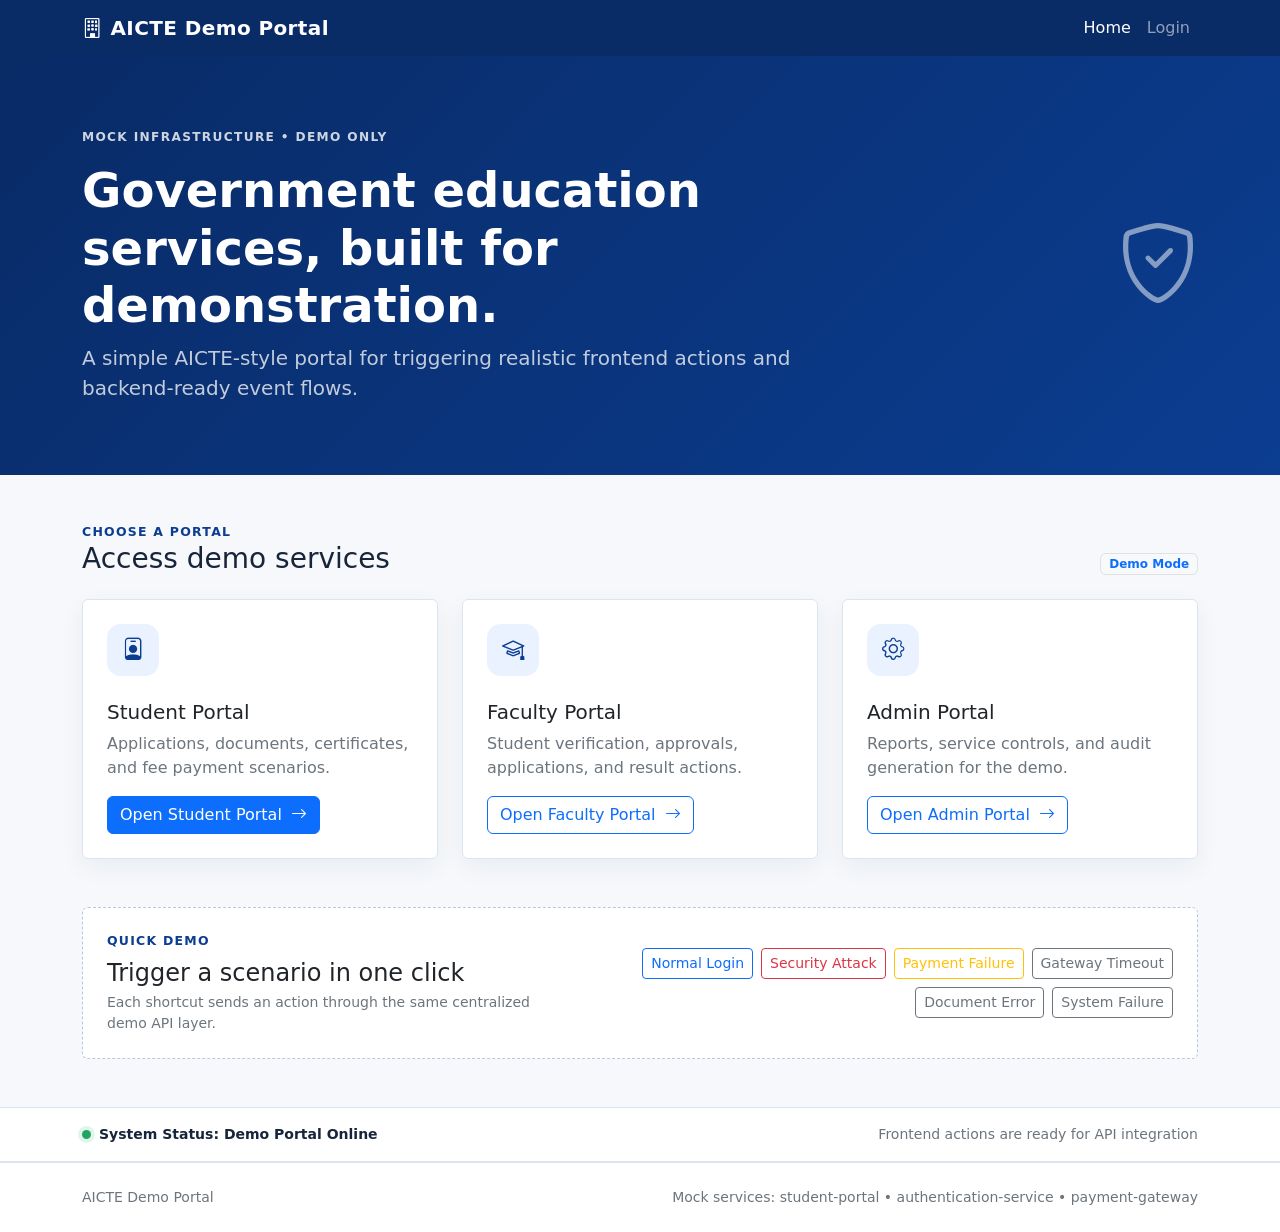
<file: frontend/index.html>
<!doctype html><html lang="en"><head><meta charset="utf-8"><meta name="viewport" content="width=device-width, initial-scale=1"><title>AICTE Demo Portal</title><script>if(sessionStorage.getItem("aicte_demo_authenticated_v2")==="true")document.documentElement.classList.add("app-authenticated");</script><link href="https://cdn.jsdelivr.net/npm/bootstrap@5.3.3/dist/css/bootstrap.min.css" rel="stylesheet"><link href="https://cdn.jsdelivr.net/npm/bootstrap-icons@1.11.3/font/bootstrap-icons.min.css" rel="stylesheet"><link href="css/style.css" rel="stylesheet"></head><body>
<nav class="navbar navbar-expand-lg navbar-dark"><div class="container"><a class="navbar-brand fw-bold" href="index.html"><i class="bi bi-building me-2"></i>AICTE Demo Portal</a><button class="navbar-toggler" data-bs-toggle="collapse" data-bs-target="#nav"><span class="navbar-toggler-icon"></span></button><div id="nav" class="collapse navbar-collapse"><div class="navbar-nav ms-auto"><a class="nav-link active" href="index.html">Home</a><a class="nav-link" data-public-nav href="login.html">Login</a><a class="nav-link d-none" data-auth-nav href="profile.html"><i class="bi bi-person-circle me-1"></i>Profile</a><a class="nav-link d-none action-btn" data-auth-nav data-action="logout" href="login.html">Logout</a></div></div></div></nav>
<main class="page-shell"><section class="hero py-5"><div class="container py-4"><div class="row align-items-center g-4"><div class="col-lg-8"><div class="eyebrow mb-3">Mock infrastructure • demo only</div><h1 class="display-5 fw-bold">Government education services, built for demonstration.</h1><p class="lead mb-0 opacity-75">A simple AICTE-style portal for triggering realistic frontend actions and backend-ready event flows.</p></div><div class="col-lg-4 text-lg-end"><i class="bi bi-shield-check display-1 opacity-50"></i></div></div></div></section>
<section class="container py-5"><div class="d-flex justify-content-between align-items-end mb-4"><div><div class="section-label">Choose a portal</div><h2 class="h3 mb-0">Access demo services</h2></div><span class="badge text-bg-light border text-primary">Demo Mode</span></div><div class="row g-4"><div class="col-md-4"><div class="card portal-card h-100"><div class="card-body p-4"><div class="portal-icon mb-4"><i class="bi bi-person-badge"></i></div><h3 class="h5">Student Portal</h3><p class="text-secondary">Applications, documents, certificates, and fee payment scenarios.</p><a id="btn-student-portal" class="btn btn-primary" href="login.html">Open Student Portal <i class="bi bi-arrow-right ms-1"></i></a></div></div></div><div class="col-md-4"><div class="card portal-card h-100"><div class="card-body p-4"><div class="portal-icon mb-4"><i class="bi bi-mortarboard"></i></div><h3 class="h5">Faculty Portal</h3><p class="text-secondary">Student verification, approvals, applications, and result actions.</p><a id="btn-faculty-portal" class="btn btn-outline-primary" href="login.html">Open Faculty Portal <i class="bi bi-arrow-right ms-1"></i></a></div></div></div><div class="col-md-4"><div class="card portal-card h-100"><div class="card-body p-4"><div class="portal-icon mb-4"><i class="bi bi-gear"></i></div><h3 class="h5">Admin Portal</h3><p class="text-secondary">Reports, service controls, and audit generation for the demo.</p><a id="btn-admin-portal" class="btn btn-outline-primary" href="login.html">Open Admin Portal <i class="bi bi-arrow-right ms-1"></i></a></div></div></div></div></section>
<section class="container pb-5"><div class="card demo-panel"><div class="card-body p-4"><div class="row align-items-center g-3"><div class="col-lg-5"><div class="section-label">Quick demo</div><h2 class="h4 mt-2 mb-1">Trigger a scenario in one click</h2><p class="text-secondary small mb-0">Each shortcut sends an action through the same centralized demo API layer.</p></div><div class="col-lg-7"><div class="d-flex flex-wrap gap-2 justify-content-lg-end"><button id="btn-quick-normal-login" data-prefill-action="login_success" class="btn btn-sm btn-outline-primary">Normal Login</button><button id="btn-quick-security-attack" data-prefill-action="unauthorized_access" class="btn btn-sm btn-outline-danger">Security Attack</button><button id="btn-quick-payment-failure" data-prefill-action="payment_failure" class="btn btn-sm btn-outline-warning">Payment Failure</button><button id="btn-quick-gateway-timeout" data-prefill-action="payment_timeout" class="btn btn-sm btn-outline-secondary">Gateway Timeout</button><button id="btn-quick-document-error" data-prefill-action="document_invalid" class="btn btn-sm btn-outline-secondary">Document Error</button><button id="btn-quick-system-failure" data-prefill-action="restart_service" class="btn btn-sm btn-outline-secondary">System Failure</button></div></div></div></div></div></section><section class="status-strip py-3"><div class="container d-flex flex-wrap gap-3 justify-content-between align-items-center"><span class="small fw-semibold"><span class="status-dot me-2"></span>System Status: Demo Portal Online</span><span class="small text-secondary">Frontend actions are ready for API integration</span></div></section></main><footer class="py-4"><div class="container small text-secondary d-flex justify-content-between"><span>AICTE Demo Portal</span><span>Mock services: student-portal • authentication-service • payment-gateway</span></div></footer><script src="js/api.js"></script><script src="js/actions.js"></script><script src="js/app.js"></script></body></html>
</file>
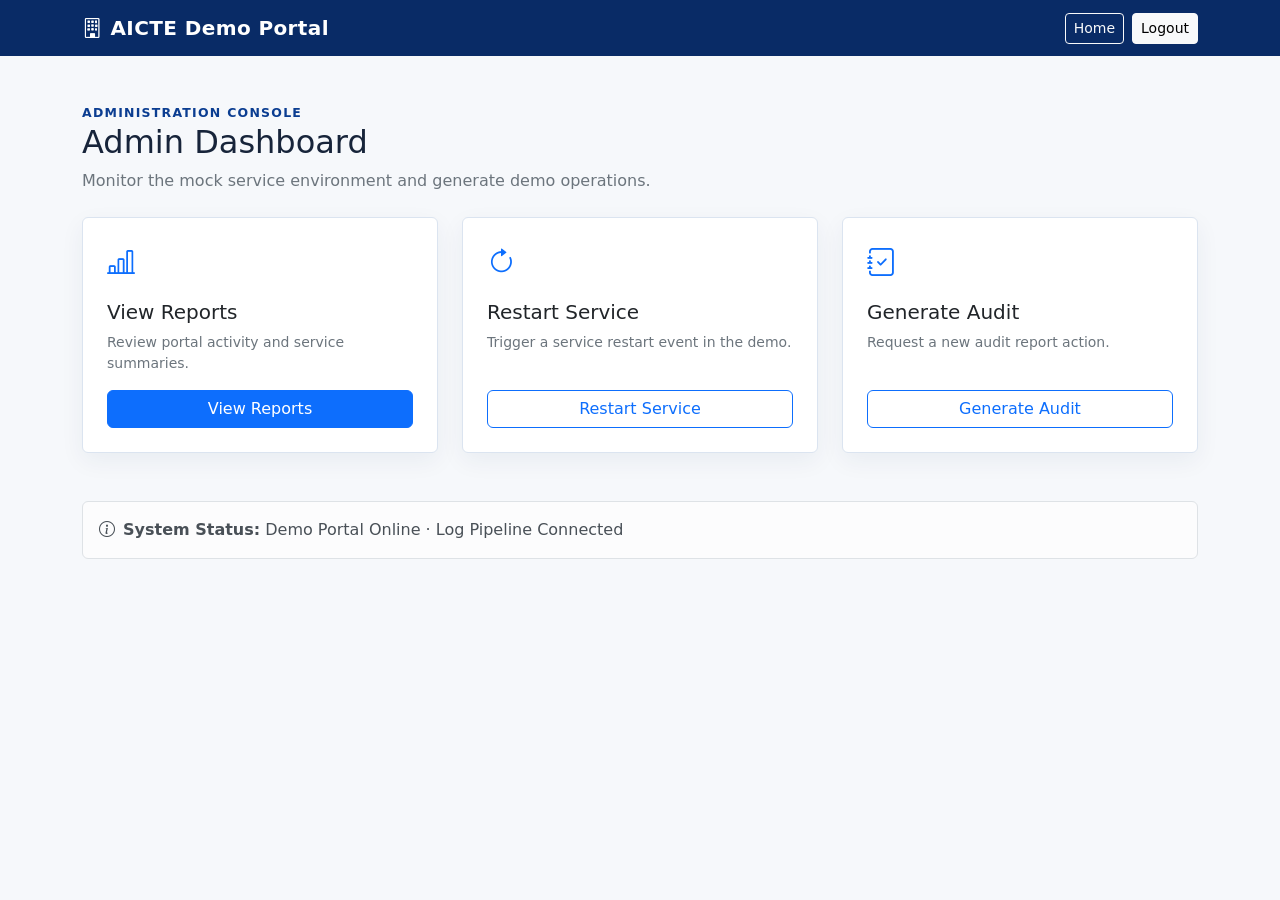
<file: frontend/admin.html>
<!doctype html><html lang="en"><head><meta charset="utf-8"><meta name="viewport" content="width=device-width, initial-scale=1"><title>Admin Dashboard | AICTE Demo Portal</title><link href="https://cdn.jsdelivr.net/npm/bootstrap@5.3.3/dist/css/bootstrap.min.css" rel="stylesheet"><link href="https://cdn.jsdelivr.net/npm/bootstrap-icons@1.11.3/font/bootstrap-icons.min.css" rel="stylesheet"><link href="css/style.css" rel="stylesheet"></head><body><nav class="navbar navbar-dark"><div class="container"><a class="navbar-brand fw-bold" href="index.html"><i class="bi bi-building me-2"></i>AICTE Demo Portal</a><div class="d-flex gap-2"><a class="btn btn-sm btn-outline-light" href="index.html">Home</a><a id="btn-admin-logout" data-action="logout" class="btn btn-sm btn-light action-btn" href="login.html">Logout</a></div></div></nav><main class="page-shell"><div class="container py-5"><div class="mb-4"><div class="section-label">Administration console</div><h1 class="h2">Admin Dashboard</h1><p class="text-secondary">Monitor the mock service environment and generate demo operations.</p></div><div class="row g-4"><div class="col-md-4"><div class="card service-card"><div class="card-body p-4"><i class="bi bi-bar-chart-line text-primary fs-3 mb-3"></i><h2 class="h5">View Reports</h2><p class="small text-secondary">Review portal activity and service summaries.</p><button id="btn-view-reports" data-action="view_reports" class="btn btn-primary action-btn">View Reports</button></div></div></div><div class="col-md-4"><div class="card service-card"><div class="card-body p-4"><i class="bi bi-arrow-clockwise text-primary fs-3 mb-3"></i><h2 class="h5">Restart Service</h2><p class="small text-secondary">Trigger a service restart event in the demo.</p><button id="btn-restart-service" data-action="restart_service" class="btn btn-outline-primary action-btn">Restart Service</button></div></div></div><div class="col-md-4"><div class="card service-card"><div class="card-body p-4"><i class="bi bi-journal-check text-primary fs-3 mb-3"></i><h2 class="h5">Generate Audit</h2><p class="small text-secondary">Request a new audit report action.</p><button id="btn-generate-audit" data-action="generate_audit" class="btn btn-outline-primary action-btn">Generate Audit</button></div></div></div></div><div class="alert alert-light border mt-5"><i class="bi bi-info-circle me-2"></i><strong>System Status:</strong> Demo Portal Online · Log Pipeline Connected</div><div id="action-result" class="card result-card mt-4 d-none"><div class="card-body"><div class="result-icon"><i class="bi bi-check-circle-fill me-2"></i>Action Result</div><div class="mt-2 fw-semibold" id="result-action"></div><div class="small text-secondary" id="result-detail"></div></div></div></div></main><script src="js/api.js"></script><script src="js/actions.js"></script><script src="js/app.js"></script></body></html>
</file>
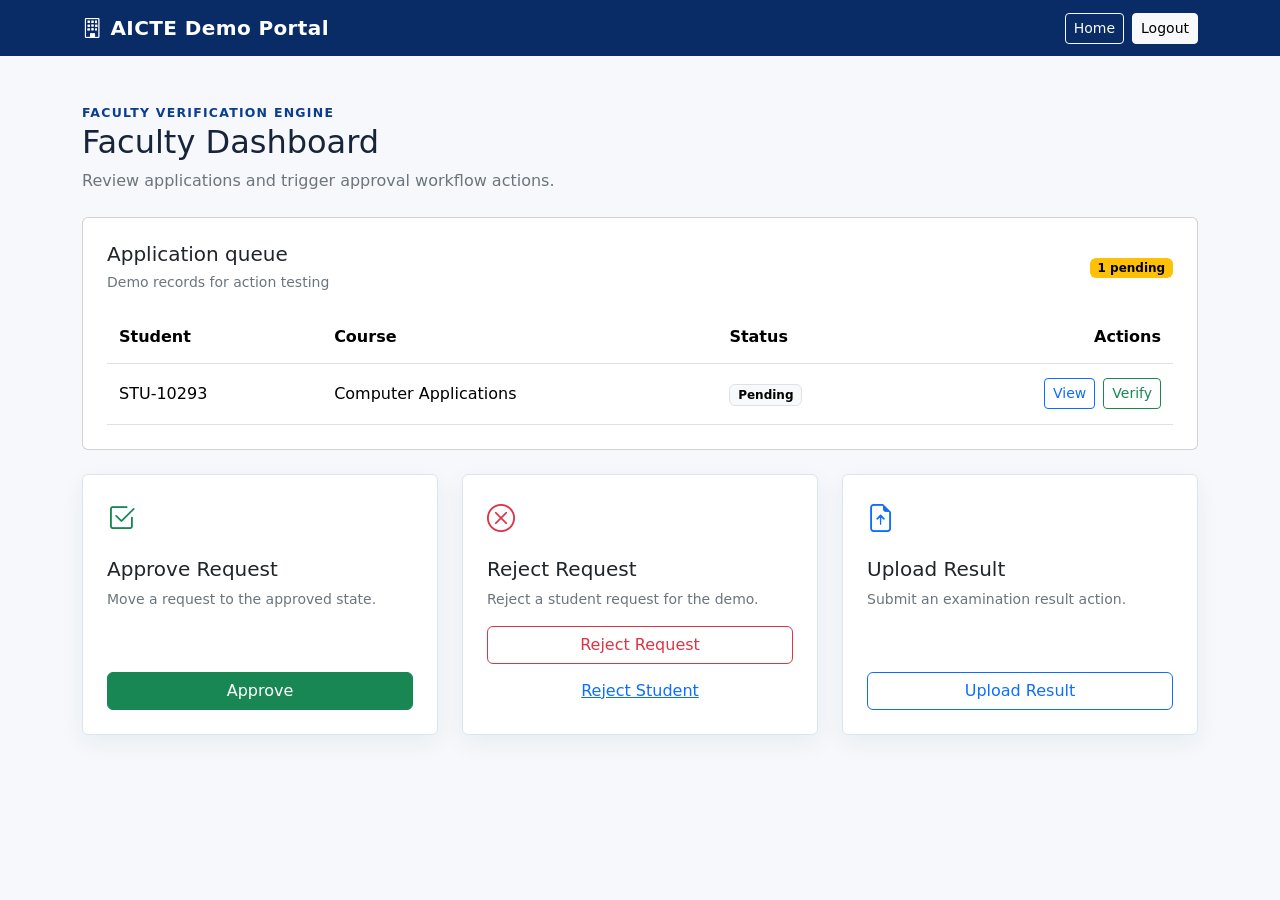
<file: frontend/faculty.html>
<!doctype html><html lang="en"><head><meta charset="utf-8"><meta name="viewport" content="width=device-width, initial-scale=1"><title>Faculty Dashboard | AICTE Demo Portal</title><link href="https://cdn.jsdelivr.net/npm/bootstrap@5.3.3/dist/css/bootstrap.min.css" rel="stylesheet"><link href="https://cdn.jsdelivr.net/npm/bootstrap-icons@1.11.3/font/bootstrap-icons.min.css" rel="stylesheet"><link href="css/style.css" rel="stylesheet"></head><body><nav class="navbar navbar-dark"><div class="container"><a class="navbar-brand fw-bold" href="index.html"><i class="bi bi-building me-2"></i>AICTE Demo Portal</a><div class="d-flex gap-2"><a class="btn btn-sm btn-outline-light" href="index.html">Home</a><a id="btn-faculty-logout" data-action="logout" class="btn btn-sm btn-light action-btn" href="login.html">Logout</a></div></div></nav><main class="page-shell"><div class="container py-5"><div class="mb-4"><div class="section-label">Faculty verification engine</div><h1 class="h2">Faculty Dashboard</h1><p class="text-secondary">Review applications and trigger approval workflow actions.</p></div><div class="card mb-4"><div class="card-body p-4"><div class="d-flex justify-content-between align-items-center mb-3"><div><h2 class="h5 mb-1">Application queue</h2><span class="small text-secondary">Demo records for action testing</span></div><span class="badge text-bg-warning">1 pending</span></div><div class="table-responsive"><table class="table align-middle mb-0"><thead><tr><th>Student</th><th>Course</th><th>Status</th><th class="text-end">Actions</th></tr></thead><tbody><tr><td>STU-10293</td><td>Computer Applications</td><td><span class="badge text-bg-light border">Pending</span></td><td class="text-end"><div class="d-flex justify-content-end gap-2"><button id="btn-view-application" data-action="view_application" class="btn btn-sm btn-outline-primary action-btn">View</button><button id="btn-verify-student" data-action="verify_student" class="btn btn-sm btn-outline-success action-btn">Verify</button></div></td></tr></tbody></table></div></div></div><div class="row g-4"><div class="col-md-4"><div class="card service-card"><div class="card-body p-4"><i class="bi bi-check2-square text-success fs-3 mb-3"></i><h2 class="h5">Approve Request</h2><p class="small text-secondary">Move a request to the approved state.</p><button id="btn-approve-request" data-action="request_approved" class="btn btn-success action-btn">Approve</button></div></div></div><div class="col-md-4"><div class="card service-card"><div class="card-body p-4"><i class="bi bi-x-circle text-danger fs-3 mb-3"></i><h2 class="h5">Reject Request</h2><p class="small text-secondary">Reject a student request for the demo.</p><button id="btn-reject-request" data-action="request_rejected" class="btn btn-outline-danger action-btn">Reject Request</button><button id="btn-reject-student" data-action="reject_student" class="btn btn-link action-btn mt-2">Reject Student</button></div></div></div><div class="col-md-4"><div class="card service-card"><div class="card-body p-4"><i class="bi bi-file-earmark-arrow-up text-primary fs-3 mb-3"></i><h2 class="h5">Upload Result</h2><p class="small text-secondary">Submit an examination result action.</p><button id="btn-upload-result" data-action="upload_result" class="btn btn-outline-primary action-btn">Upload Result</button></div></div></div></div><div id="action-result" class="card result-card mt-4 d-none"><div class="card-body"><div class="result-icon"><i class="bi bi-check-circle-fill me-2"></i>Action Result</div><div class="mt-2 fw-semibold" id="result-action"></div><div class="small text-secondary" id="result-detail"></div></div></div></div></main><script src="js/api.js"></script><script src="js/actions.js"></script><script src="js/app.js"></script></body></html>
</file>
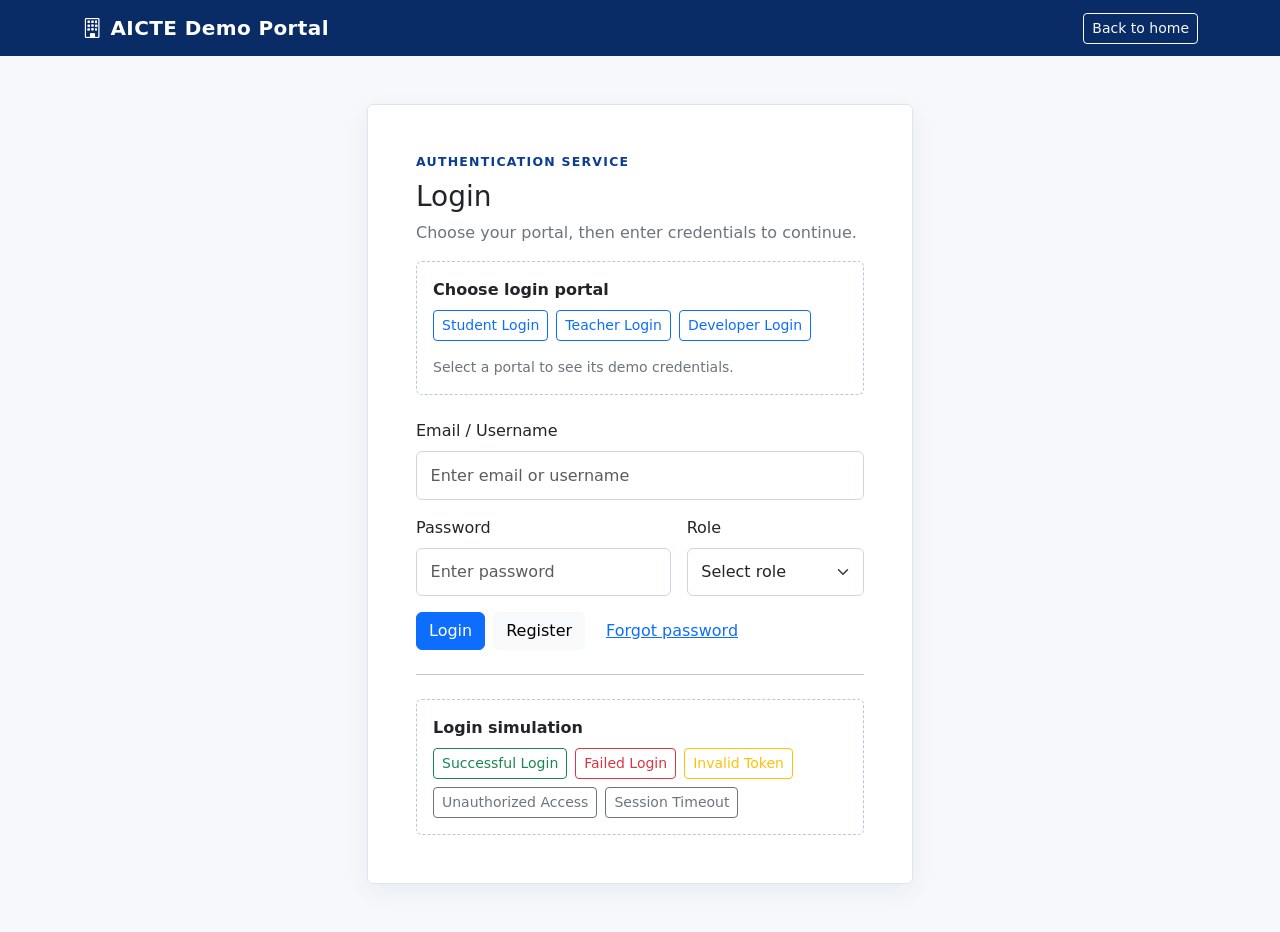
<file: frontend/login.html>
<!doctype html><html lang="en"><head><meta charset="utf-8"><meta name="viewport" content="width=device-width, initial-scale=1"><title>Login | AICTE Demo Portal</title><link href="https://cdn.jsdelivr.net/npm/bootstrap@5.3.3/dist/css/bootstrap.min.css" rel="stylesheet"><link href="https://cdn.jsdelivr.net/npm/bootstrap-icons@1.11.3/font/bootstrap-icons.min.css" rel="stylesheet"><link href="css/style.css" rel="stylesheet"></head><body>
<nav class="navbar navbar-dark"><div class="container"><a class="navbar-brand fw-bold" href="index.html"><i class="bi bi-building me-2"></i>AICTE Demo Portal</a><a class="btn btn-sm btn-outline-light" href="index.html">Back to home</a></div></nav>
<main class="page-shell"><div class="container py-5"><div class="row justify-content-center"><div class="col-lg-6"><div class="card portal-card"><div class="card-body p-4 p-md-5"><div class="section-label">Authentication service</div><h1 class="h3 mt-2">Login</h1><p class="text-secondary">Choose your portal, then enter credentials to continue.</p><form id="action-form" data-action="login_success" class="row g-3" novalidate><div class="col-12"><label class="form-label">Email / Username</label><input name="username" class="form-control" placeholder="Enter email or username" required></div><div class="col-md-7"><label class="form-label">Password</label><input name="password" type="password" class="form-control" placeholder="Enter password" required></div><div class="col-md-5"><label class="form-label">Role</label><select name="role" class="form-select" required><option value="" selected disabled>Select role</option><option>Student</option><option>Faculty</option><option>Admin</option></select></div><div class="col-12 d-flex flex-wrap gap-2"><button id="btn-login" data-action="login_success" class="btn btn-primary action-btn" type="submit">Login</button><button id="btn-register" data-action="register" class="btn btn-light action-btn" type="button">Register</button><button id="btn-forgot-password" data-action="forgot_password" class="btn btn-link action-btn" type="button">Forgot password</button></div></form><hr class="my-4"><div class="demo-panel rounded p-3"><div class="fw-semibold mb-2">Login simulation</div><div class="d-flex flex-wrap gap-2"><button id="btn-login-success" data-action="login_success" class="btn btn-sm btn-outline-success action-btn">Successful Login</button><button id="btn-login-failure" data-action="login_failure" class="btn btn-sm btn-outline-danger action-btn">Failed Login</button><button id="btn-invalid-token" data-action="invalid_token" class="btn btn-sm btn-outline-warning action-btn">Invalid Token</button><button id="btn-unauthorized-access" data-action="unauthorized_access" class="btn btn-sm btn-outline-secondary action-btn">Unauthorized Access</button><button id="btn-session-timeout" data-action="session_timeout" class="btn btn-sm btn-outline-secondary action-btn">Session Timeout</button></div></div></div></div><div id="action-result" class="card result-card mt-4 d-none"><div class="card-body"><div class="result-icon"><i class="bi bi-check-circle-fill me-2"></i>Action Result</div><div class="mt-2 fw-semibold" id="result-action"></div><div class="small text-secondary" id="result-detail"></div></div></div></div></div></div></main><script src="js/api.js"></script><script src="js/actions.js"></script><script src="js/app.js"></script></body></html>
</file>
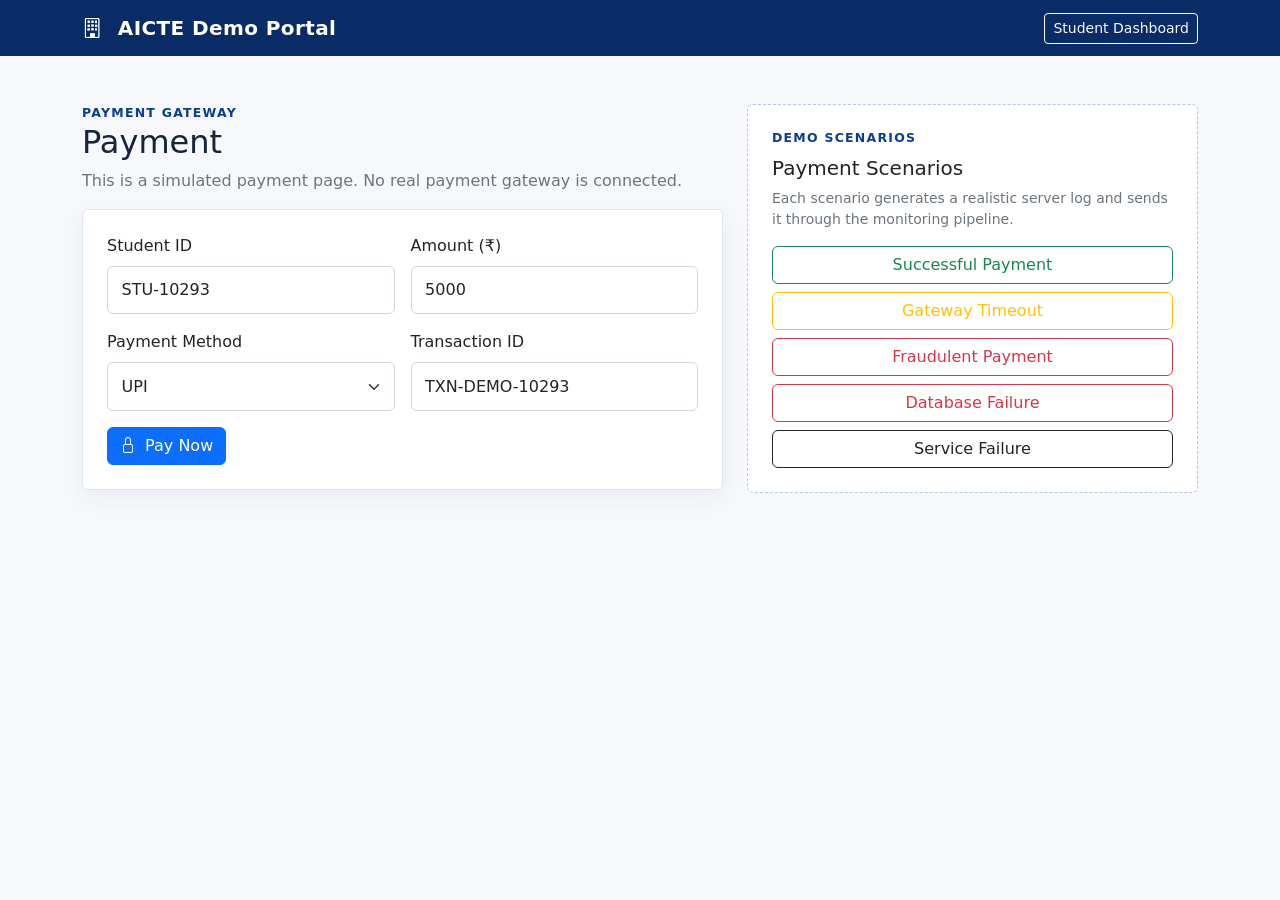
<file: frontend/payment.html>
<!doctype html>
<html lang="en">

<head>
    <meta charset="utf-8">
    <meta name="viewport" content="width=device-width, initial-scale=1">

    <title>Payment | AICTE Demo Portal</title>

    <link
        href="https://cdn.jsdelivr.net/npm/bootstrap@5.3.3/dist/css/bootstrap.min.css"
        rel="stylesheet"
    >

    <link
        href="https://cdn.jsdelivr.net/npm/bootstrap-icons@1.11.3/font/bootstrap-icons.min.css"
        rel="stylesheet"
    >

    <link href="css/style.css" rel="stylesheet">
</head>

<body>

<nav class="navbar navbar-dark">
    <div class="container">

        <a class="navbar-brand fw-bold" href="index.html">
            <i class="bi bi-building me-2"></i>
            AICTE Demo Portal
        </a>

        <a class="btn btn-sm btn-outline-light" href="student.html">
            Student Dashboard
        </a>

    </div>
</nav>


<main class="page-shell">

    <div class="container py-5">

        <div class="row g-4">

            <!-- PAYMENT FORM -->
            <div class="col-lg-7">

                <div class="section-label">
                    Payment gateway
                </div>

                <h1 class="h2">
                    Payment
                </h1>

                <p class="text-secondary">
                    This is a simulated payment page.
                    No real payment gateway is connected.
                </p>


                <div class="card portal-card">

                    <div class="card-body p-4">

                        <form
                            id="action-form"
                            data-action="payment_success"
                            class="row g-3"
                        >

                            <div class="col-md-6">

                                <label class="form-label">
                                    Student ID
                                </label>

                                <input
                                    name="student_id"
                                    class="form-control"
                                    value="STU-10293"
                                >

                            </div>


                            <div class="col-md-6">

                                <label class="form-label">
                                    Amount (₹)
                                </label>

                                <input
                                    name="amount"
                                    type="number"
                                    class="form-control"
                                    value="5000"
                                >

                            </div>


                            <div class="col-md-6">

                                <label class="form-label">
                                    Payment Method
                                </label>

                                <select
                                    name="payment_method"
                                    class="form-select"
                                >

                                    <option>UPI</option>
                                    <option>Card</option>
                                    <option>Net Banking</option>

                                </select>

                            </div>


                            <div class="col-md-6">

                                <label class="form-label">
                                    Transaction ID
                                </label>

                                <input
                                    name="transaction_id"
                                    class="form-control"
                                    value="TXN-DEMO-10293"
                                >

                            </div>


                            <div class="col-12">

                                <button
                                    id="btn-pay-now"
                                    data-action="payment_success"
                                    type="submit"
                                    class="btn btn-primary action-btn"
                                >

                                    <i class="bi bi-lock me-1"></i>
                                    Pay Now

                                </button>

                            </div>

                        </form>

                    </div>

                </div>

            </div>


            <!-- DEMO SCENARIOS -->
            <div class="col-lg-5">

                <div class="card demo-panel">

                    <div class="card-body p-4">

                        <div class="section-label">
                            Demo scenarios
                        </div>

                        <h2 class="h5 mt-2">
                            Payment Scenarios
                        </h2>

                        <p class="small text-secondary">
                            Each scenario generates a realistic server
                            log and sends it through the monitoring pipeline.
                        </p>


                        <div class="d-grid gap-2 mt-3">


                            <!-- SUCCESS -->
                            <button
                                id="btn-payment-success"
                                data-action="payment_success" type="button"
                                class="btn btn-outline-success action-btn"
                            >
                                Successful Payment
                            </button>


                            <!-- TIMEOUT -->
                            <button
                                id="btn-payment-timeout"
                                data-action="payment_timeout" type="button"
                                class="btn btn-outline-warning action-btn"
                            >
                                Gateway Timeout
                            </button>


                            <!-- FRAUD -->
                            <button
                                id="btn-fraudulent-payment"
                                data-action="fraudulent_payment" type="button"
                                class="btn btn-outline-danger action-btn"
                            >
                                Fraudulent Payment
                            </button>


                            <!-- DATABASE FAILURE -->
                            <button
                                id="btn-database-failure"
                                data-action="database_failure" type="button"
                                class="btn btn-outline-danger action-btn"
                            >
                                Database Failure
                            </button>


                            <!-- SERVICE FAILURE -->
                            <button
                                id="btn-service-failure"
                                data-action="service_failure" type="button"
                                class="btn btn-outline-dark action-btn"
                            >
                                Service Failure
                            </button>

                        </div>

                    </div>

                </div>

            </div>

        </div>


        <!-- ACTION RESULT -->
        <div
            id="action-result"
            class="card result-card mt-4 d-none"
        >

            <div class="card-body">

                <div class="result-icon">

                    <i class="bi bi-check-circle-fill me-2"></i>

                    Action Result

                </div>

                <div
                    class="mt-2 fw-semibold"
                    id="result-action"
                ></div>

                <div
                    class="small text-secondary"
                    id="result-detail"
                ></div>

            </div>

        </div>

    </div>

</main>


<script src="js/api.js"></script>
<script src="js/actions.js"></script>
<script src="js/app.js"></script>

</body>
</html>
</file>
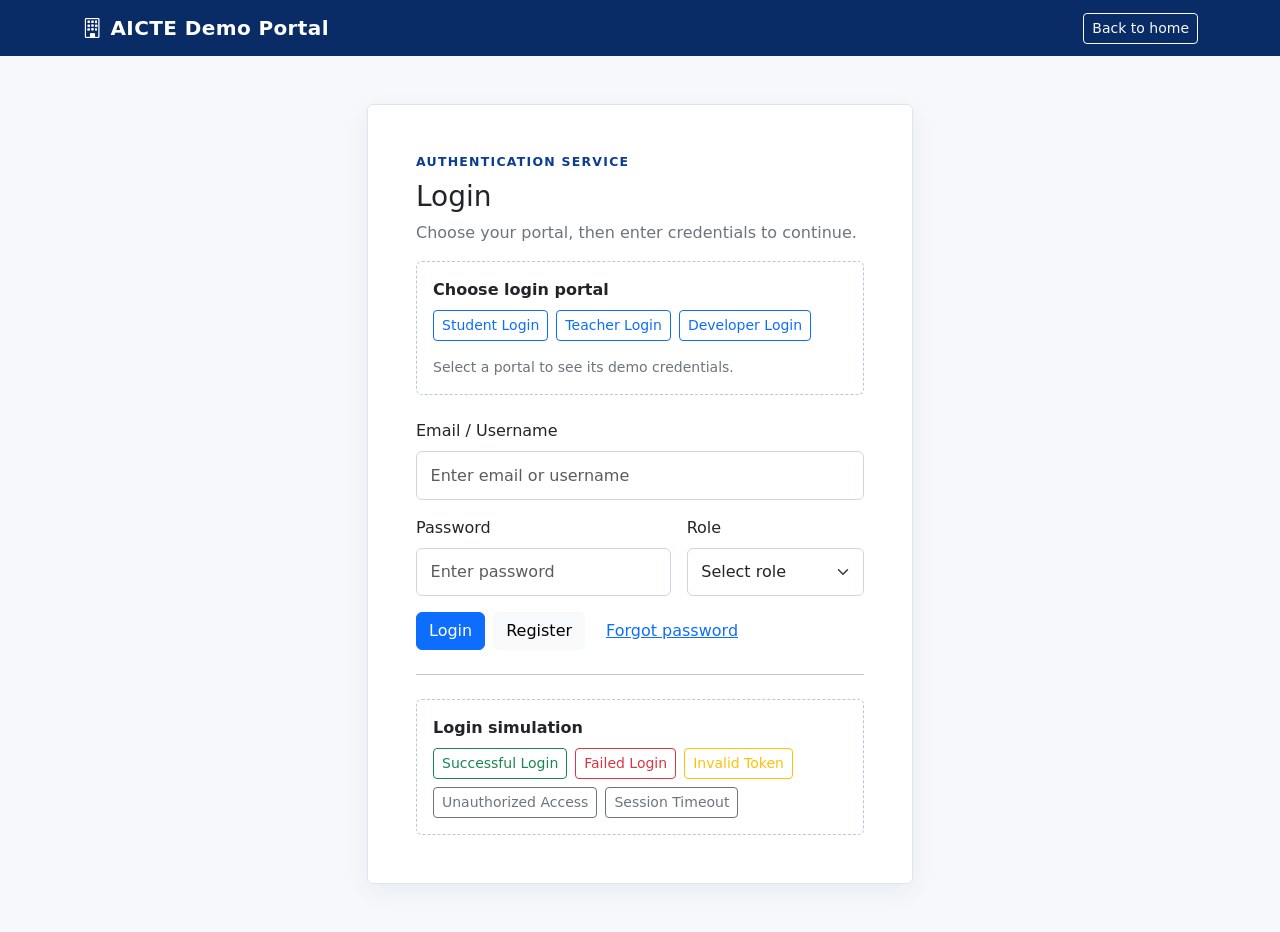
<file: frontend/profile.html>
<!doctype html><html lang="en"><head><meta charset="utf-8"><meta name="viewport" content="width=device-width, initial-scale=1"><title>Profile | AICTE Demo Portal</title><link href="https://cdn.jsdelivr.net/npm/bootstrap@5.3.3/dist/css/bootstrap.min.css" rel="stylesheet"><link href="https://cdn.jsdelivr.net/npm/bootstrap-icons@1.11.3/font/bootstrap-icons.min.css" rel="stylesheet"><link href="css/style.css" rel="stylesheet"></head><body><nav class="navbar navbar-dark"><div class="container"><a class="navbar-brand fw-bold" href="index.html"><i class="bi bi-building me-2"></i>AICTE Demo Portal</a><div class="d-flex gap-3 align-items-center"><a class="nav-link text-white" href="index.html">Home</a><span class="nav-link text-white fw-semibold"><i class="bi bi-person-circle me-1"></i>Profile</span><a id="btn-profile-logout" data-action="logout" class="btn btn-sm btn-light action-btn" href="login.html">Logout</a></div></div></nav><main class="page-shell"><div class="container py-5"><div class="row justify-content-center"><div class="col-lg-7"><div class="section-label">Authenticated user</div><h1 class="h2 mb-4">My Profile</h1><div class="card portal-card"><div class="card-body p-4 p-md-5"><div class="d-flex align-items-center gap-3 mb-4"><div class="portal-icon"><i class="bi bi-person-badge"></i></div><div><h2 class="h4 mb-1">Student Demo User</h2><p class="text-secondary mb-0">student001 · Student</p></div></div><div class="row g-3"><div class="col-md-6"><div class="small text-secondary">Profile ID</div><div class="fw-semibold">STU-10293</div></div><div class="col-md-6"><div class="small text-secondary">Portal Status</div><div class="fw-semibold text-success"><span class="status-dot me-2"></span>Active</div></div><div class="col-md-6"><div class="small text-secondary">Authentication</div><div class="fw-semibold">Demo session</div></div><div class="col-md-6"><div class="small text-secondary">Service Access</div><div class="fw-semibold">Frontend demo mode</div></div></div></div></div><div class="alert alert-light border mt-4"><i class="bi bi-info-circle me-2"></i>Portal options are available from the public home screen. This authenticated view intentionally shows only the user profile.</div></div></div></div></main><script src="js/api.js"></script><script src="js/actions.js"></script><script src="js/app.js"></script><script src="js/auth.js"></script></body></html>
</file>
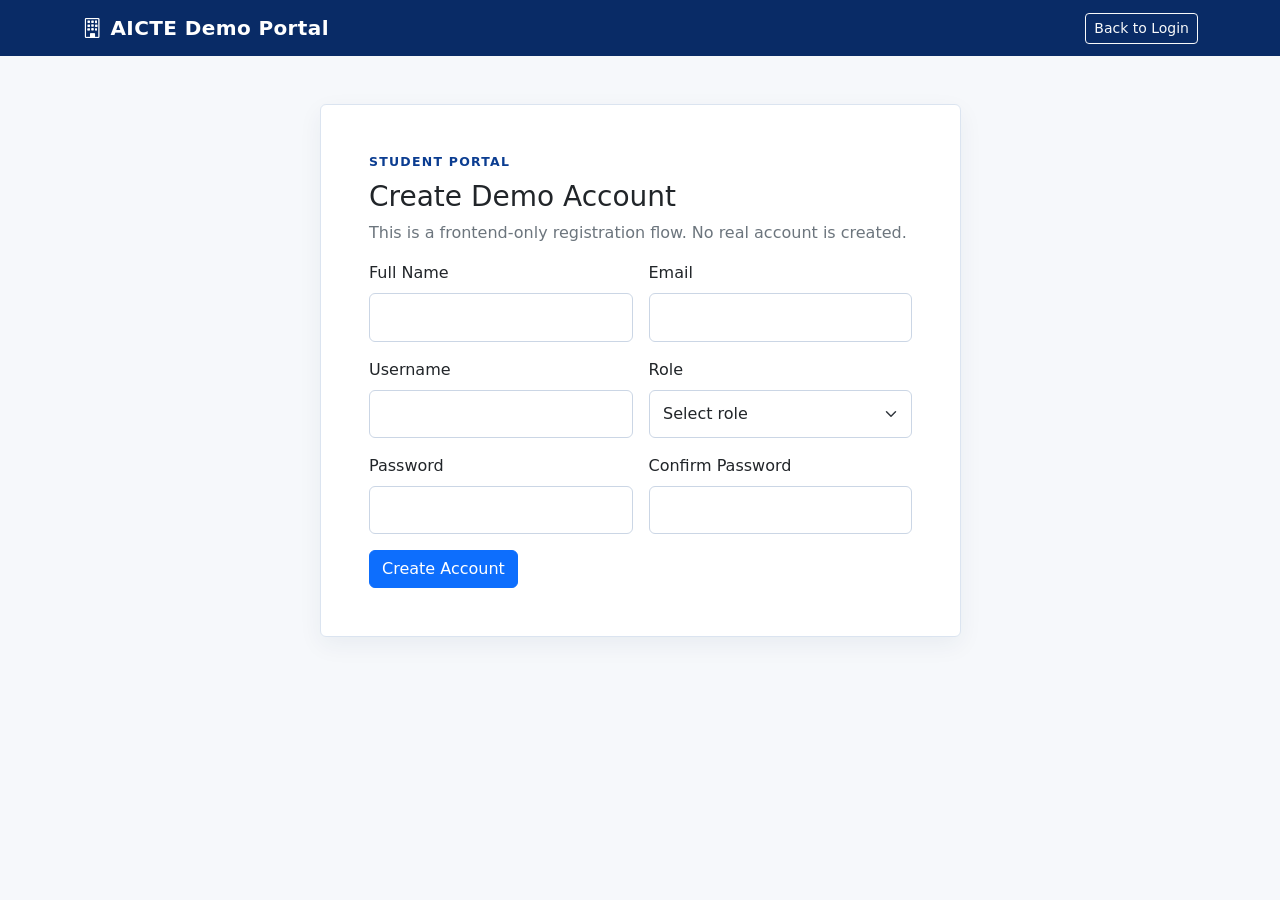
<file: frontend/register.html>
<!doctype html><html lang="en"><head><meta charset="utf-8"><meta name="viewport" content="width=device-width, initial-scale=1"><title>Register | AICTE Demo Portal</title><link href="https://cdn.jsdelivr.net/npm/bootstrap@5.3.3/dist/css/bootstrap.min.css" rel="stylesheet"><link href="https://cdn.jsdelivr.net/npm/bootstrap-icons@1.11.3/font/bootstrap-icons.min.css" rel="stylesheet"><link href="css/style.css" rel="stylesheet"></head><body><nav class="navbar navbar-dark"><div class="container"><a class="navbar-brand fw-bold" href="index.html"><i class="bi bi-building me-2"></i>AICTE Demo Portal</a><a class="btn btn-sm btn-outline-light" href="login.html">Back to Login</a></div></nav><main class="page-shell"><div class="container py-5"><div class="row justify-content-center"><div class="col-lg-7"><div class="card portal-card"><div class="card-body p-4 p-md-5"><div class="section-label">Student portal</div><h1 class="h3 mt-2">Create Demo Account</h1><p class="text-secondary">This is a frontend-only registration flow. No real account is created.</p><form id="action-form" data-action="register" class="row g-3"><div class="col-md-6"><label class="form-label">Full Name</label><input name="full_name" class="form-control" required></div><div class="col-md-6"><label class="form-label">Email</label><input name="email" type="email" class="form-control" required></div><div class="col-md-6"><label class="form-label">Username</label><input name="username" class="form-control" required></div><div class="col-md-6"><label class="form-label">Role</label><select name="role" class="form-select" required><option value="" selected disabled>Select role</option><option>Student</option><option>Teacher</option><option>Developer</option></select></div><div class="col-md-6"><label class="form-label">Password</label><input name="password" type="password" class="form-control" required></div><div class="col-md-6"><label class="form-label">Confirm Password</label><input name="confirm_password" type="password" class="form-control" required></div><div class="col-12"><button id="btn-register-submit" data-action="register" type="submit" class="btn btn-primary action-btn">Create Account</button></div></form></div></div><div id="action-result" class="card result-card mt-4 d-none"><div class="card-body"><div class="result-icon"><i class="bi bi-check-circle-fill me-2"></i>Action Result</div><div class="mt-2 fw-semibold" id="result-action"></div><div class="small text-secondary" id="result-detail"></div></div></div></div></div></div></main><script src="js/api.js"></script><script src="js/actions.js"></script><script src="js/app.js"></script></body></html>
</file>
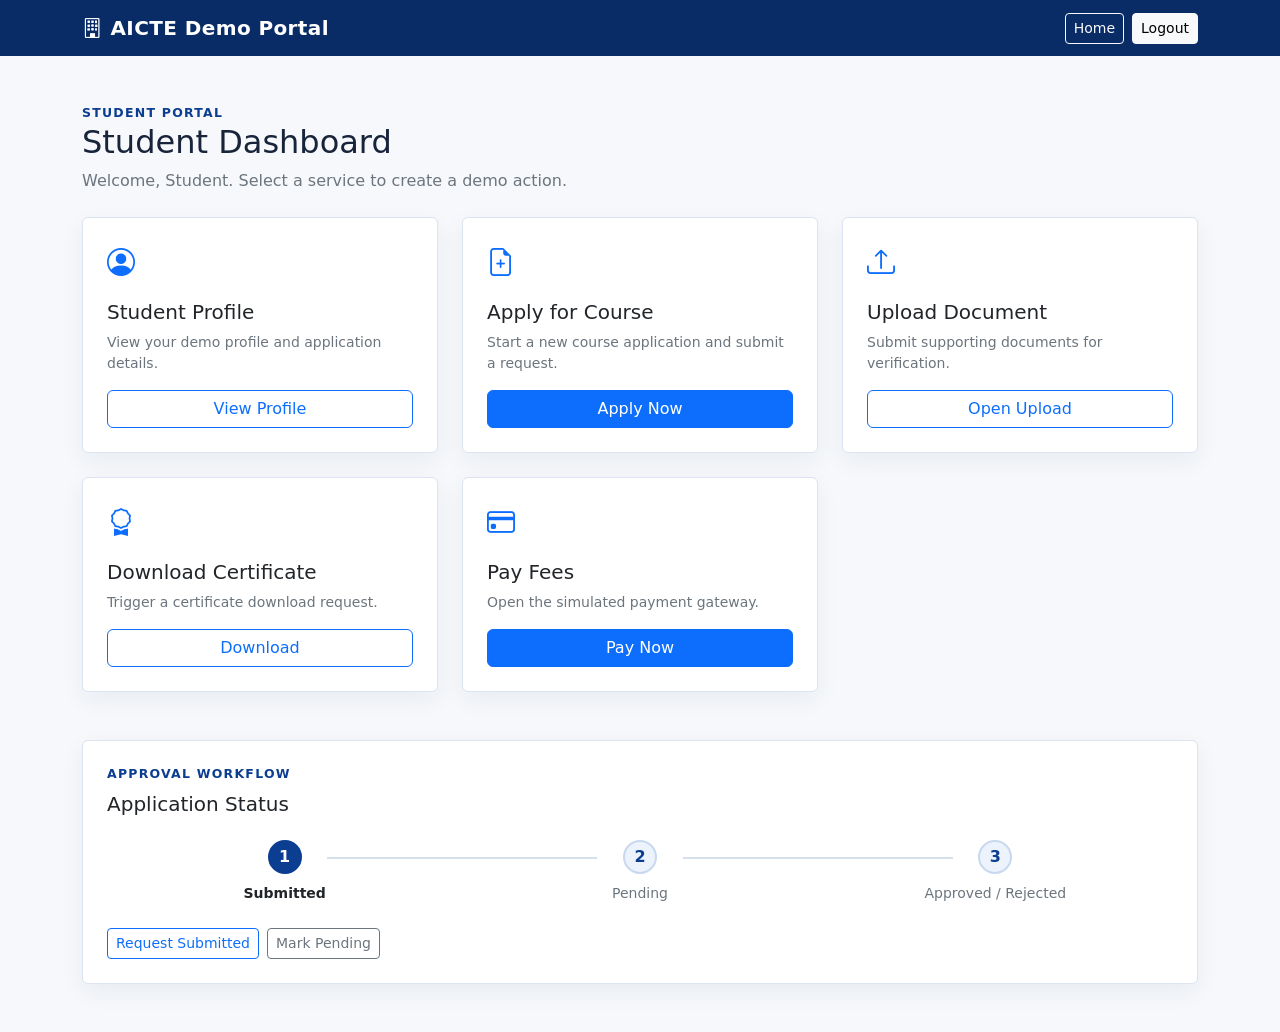
<file: frontend/student.html>
<!doctype html><html lang="en"><head><meta charset="utf-8"><meta name="viewport" content="width=device-width, initial-scale=1"><title>Student Dashboard | AICTE Demo Portal</title><link href="https://cdn.jsdelivr.net/npm/bootstrap@5.3.3/dist/css/bootstrap.min.css" rel="stylesheet"><link href="https://cdn.jsdelivr.net/npm/bootstrap-icons@1.11.3/font/bootstrap-icons.min.css" rel="stylesheet"><link href="css/style.css" rel="stylesheet"></head><body><nav class="navbar navbar-dark"><div class="container"><a class="navbar-brand fw-bold" href="index.html"><i class="bi bi-building me-2"></i>AICTE Demo Portal</a><div class="d-flex gap-2"><a class="btn btn-sm btn-outline-light" href="index.html">Home</a><a id="btn-student-logout" data-action="logout" class="btn btn-sm btn-light action-btn" href="login.html">Logout</a></div></div></nav><main class="page-shell"><div class="container py-5"><div class="mb-4"><div class="section-label">Student portal</div><h1 class="h2">Student Dashboard</h1><p class="text-secondary mb-0">Welcome, Student. Select a service to create a demo action.</p></div><div class="row g-4"><div class="col-md-6 col-lg-4"><div class="card service-card"><div class="card-body p-4"><i class="bi bi-person-circle text-primary fs-3 mb-3"></i><h2 class="h5">Student Profile</h2><p class="small text-secondary">View your demo profile and application details.</p><button id="btn-student-profile" data-action="view_application" class="btn btn-outline-primary action-btn">View Profile</button></div></div></div><div class="col-md-6 col-lg-4"><div class="card service-card"><div class="card-body p-4"><i class="bi bi-file-earmark-plus text-primary fs-3 mb-3"></i><h2 class="h5">Apply for Course</h2><p class="small text-secondary">Start a new course application and submit a request.</p><button id="btn-apply-course" data-action="apply_course" class="btn btn-primary action-btn">Apply Now</button></div></div></div><div class="col-md-6 col-lg-4"><div class="card service-card"><div class="card-body p-4"><i class="bi bi-upload text-primary fs-3 mb-3"></i><h2 class="h5">Upload Document</h2><p class="small text-secondary">Submit supporting documents for verification.</p><a id="btn-open-upload" data-action="document_upload" class="btn btn-outline-primary action-btn" href="upload.html">Open Upload</a></div></div></div><div class="col-md-6 col-lg-4"><div class="card service-card"><div class="card-body p-4"><i class="bi bi-award text-primary fs-3 mb-3"></i><h2 class="h5">Download Certificate</h2><p class="small text-secondary">Trigger a certificate download request.</p><button id="btn-download-certificate" data-action="download_certificate" class="btn btn-outline-primary action-btn">Download</button></div></div></div><div class="col-md-6 col-lg-4"><div class="card service-card"><div class="card-body p-4"><i class="bi bi-credit-card text-primary fs-3 mb-3"></i><h2 class="h5">Pay Fees</h2><p class="small text-secondary">Open the simulated payment gateway.</p><a id="btn-pay-fees" data-action="pay_fees" class="btn btn-primary action-btn" href="payment.html">Pay Now</a></div></div></div></div><div class="card workflow-card mt-5"><div class="card-body p-4"><div class="section-label">Approval workflow</div><h2 class="h5 mt-2">Application Status</h2><div class="d-flex mt-4"><div class="workflow-step active"><div class="workflow-node">1</div><div class="small fw-semibold">Submitted</div></div><div class="workflow-step"><div class="workflow-node">2</div><div class="small text-secondary">Pending</div></div><div class="workflow-step"><div class="workflow-node">3</div><div class="small text-secondary">Approved / Rejected</div></div></div><div class="mt-4 d-flex flex-wrap gap-2"><button id="btn-request-submitted" data-action="request_submitted" class="btn btn-sm btn-outline-primary action-btn">Request Submitted</button><button id="btn-request-pending" data-action="request_pending" class="btn btn-sm btn-outline-secondary action-btn">Mark Pending</button></div></div></div><div id="action-result" class="card result-card mt-4 d-none"><div class="card-body"><div class="result-icon"><i class="bi bi-check-circle-fill me-2"></i>Action Result</div><div class="mt-2 fw-semibold" id="result-action"></div><div class="small text-secondary" id="result-detail"></div></div></div></div></main><script src="js/api.js"></script><script src="js/actions.js"></script><script src="js/app.js"></script></body></html>
</file>
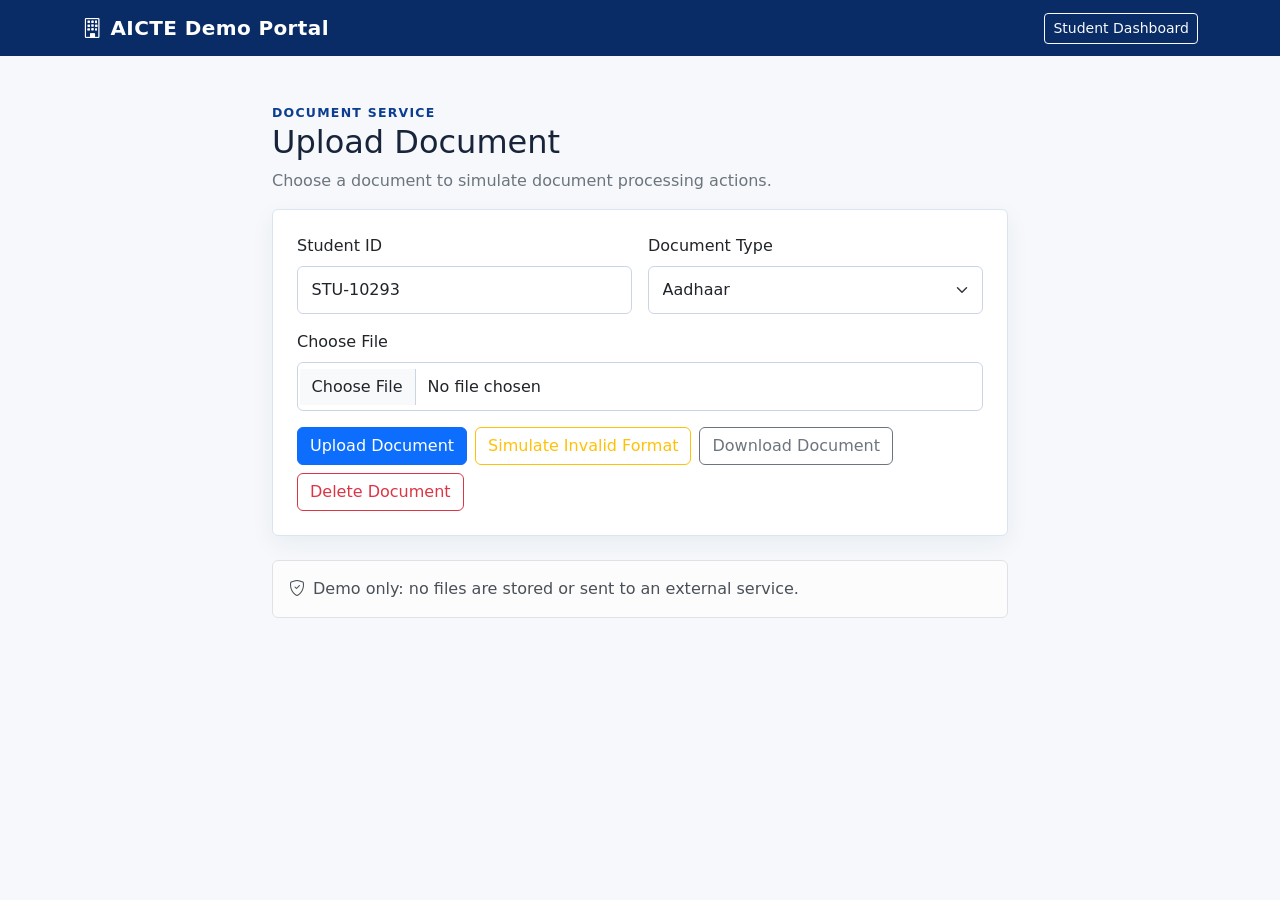
<file: frontend/upload.html>
<!doctype html><html lang="en"><head><meta charset="utf-8"><meta name="viewport" content="width=device-width, initial-scale=1"><title>Upload Document | AICTE Demo Portal</title><link href="https://cdn.jsdelivr.net/npm/bootstrap@5.3.3/dist/css/bootstrap.min.css" rel="stylesheet"><link href="https://cdn.jsdelivr.net/npm/bootstrap-icons@1.11.3/font/bootstrap-icons.min.css" rel="stylesheet"><link href="css/style.css" rel="stylesheet"></head><body><nav class="navbar navbar-dark"><div class="container"><a class="navbar-brand fw-bold" href="index.html"><i class="bi bi-building me-2"></i>AICTE Demo Portal</a><a class="btn btn-sm btn-outline-light" href="student.html">Student Dashboard</a></div></nav><main class="page-shell"><div class="container py-5"><div class="row justify-content-center"><div class="col-lg-8"><div class="section-label">Document service</div><h1 class="h2">Upload Document</h1><p class="text-secondary">Choose a document to simulate document processing actions.</p><div class="card portal-card"><div class="card-body p-4"><form id="action-form" data-action="document_upload" class="row g-3"><div class="col-md-6"><label class="form-label">Student ID</label><input name="student_id" class="form-control" value="STU-10293"></div><div class="col-md-6"><label class="form-label">Document Type</label><select name="document_type" class="form-select"><option>Aadhaar</option><option>Marksheet</option><option>Certificate</option><option>ID Proof</option><option>Other</option></select></div><div class="col-12"><label class="form-label">Choose File</label><input name="file" type="file" class="form-control"></div><div class="col-12 d-flex flex-wrap gap-2"><button id="btn-upload-document" data-action="document_upload" type="submit" class="btn btn-primary action-btn">Upload Document</button><button id="btn-invalid-document" data-action="document_invalid" type="button" class="btn btn-outline-warning action-btn">Simulate Invalid Format</button><button id="btn-download-document" data-action="document_download" type="button" class="btn btn-outline-secondary action-btn">Download Document</button><button id="btn-delete-document" data-action="document_delete" type="button" class="btn btn-outline-danger action-btn">Delete Document</button></div></form></div></div><div class="alert alert-light border mt-4"><i class="bi bi-shield-check me-2"></i>Demo only: no files are stored or sent to an external service.</div><div id="action-result" class="card result-card mt-4 d-none"><div class="card-body"><div class="result-icon"><i class="bi bi-check-circle-fill me-2"></i>Action Result</div><div class="mt-2 fw-semibold" id="result-action"></div><div class="small text-secondary" id="result-detail"></div></div></div></div></div></div></main><script src="js/api.js"></script><script src="js/actions.js"></script><script src="js/app.js"></script></body></html>
</file>
<file: frontend/css/style.css>
:root {
  --aicte-blue: #0b3d91;
  --aicte-navy: #092b66;
  --aicte-sky: #eaf2ff;
  --aicte-border: #dbe4f0;
  --aicte-ink: #17243a;
  --aicte-muted: #64748b;
}

body { color: var(--aicte-ink); background: #f6f8fb; font-family: Inter, system-ui, -apple-system, "Segoe UI", sans-serif; }
html.app-authenticated main > section.container:not(.role-view) { display: none !important; }
html { scroll-behavior: auto; }
main { animation: none; }
@keyframes page-enter { from { opacity: 0; transform: translateY(5px); } to { opacity: 1; transform: translateY(0); } }
.navbar { background: var(--aicte-navy); }
.navbar-brand { letter-spacing: .02em; }
.hero { background: linear-gradient(135deg, var(--aicte-navy), var(--aicte-blue)); color: white; }
.hero .eyebrow, .eyebrow { letter-spacing: .11em; text-transform: uppercase; font-size: .76rem; font-weight: 700; opacity: .8; }
.page-shell { min-height: calc(100vh - 72px); }
.portal-card, .service-card, .result-card, .workflow-card { border: 1px solid var(--aicte-border); box-shadow: 0 8px 24px rgba(20, 44, 82, .06); }
.portal-card { transition: transform .18s ease, box-shadow .18s ease; will-change: transform; }
.portal-card:hover { transform: translateY(-3px); box-shadow: 0 14px 30px rgba(20, 44, 82, .12); }
.portal-icon { width: 52px; height: 52px; display: grid; place-items: center; border-radius: 14px; background: var(--aicte-sky); color: var(--aicte-blue); font-size: 1.4rem; }
.service-card { height: 100%; }
.service-card .card-body { display: flex; flex-direction: column; }
.service-card .btn { margin-top: auto; }
.section-label { color: var(--aicte-blue); font-weight: 700; font-size: .78rem; letter-spacing: .1em; text-transform: uppercase; }
.status-strip { border-top: 1px solid var(--aicte-border); border-bottom: 1px solid var(--aicte-border); background: white; }
.status-dot { display: inline-block; width: 9px; height: 9px; border-radius: 50%; background: #20a464; box-shadow: 0 0 0 4px #e2f5eb; }
.form-control, .form-select { border-color: #cbd6e5; padding: .7rem .85rem; }
.form-control:focus, .form-select:focus { border-color: #6d9eea; box-shadow: 0 0 0 .2rem rgba(13, 110, 253, .12); }
.action-btn { white-space: nowrap; }
.btn { transition: transform .15s ease, box-shadow .15s ease, background-color .15s ease, border-color .15s ease; }
.btn:active { transform: scale(.98); }
.role-view { animation: none; }
@keyframes content-enter { from { opacity: 0; transform: translateY(8px); } to { opacity: 1; transform: translateY(0); } }
.demo-panel { background: #fff; border: 1px dashed #b6c8df; }
.result-card { background: #fff; }
.result-card .result-icon { color: #16804b; font-size: 1.2rem; }
.workflow-step { position: relative; flex: 1; text-align: center; }
.workflow-step:not(:last-child)::after { content: ""; position: absolute; top: 17px; left: 62%; width: 76%; height: 2px; background: #d6e0ed; }
.workflow-node { position: relative; z-index: 1; width: 34px; height: 34px; display: grid; place-items: center; margin: 0 auto .55rem; border-radius: 50%; background: #edf3fc; color: var(--aicte-blue); font-weight: 700; border: 2px solid #c7d8ef; }
.workflow-step.active .workflow-node { background: var(--aicte-blue); border-color: var(--aicte-blue); color: white; }
.table > :not(caption) > * > * { padding: .9rem .75rem; }
footer { background: #fff; border-top: 1px solid var(--aicte-border); }
@media (max-width: 767.98px) { .hero { text-align: center; } .workflow-step:not(:last-child)::after { width: 55%; left: 72%; } }
</file>
